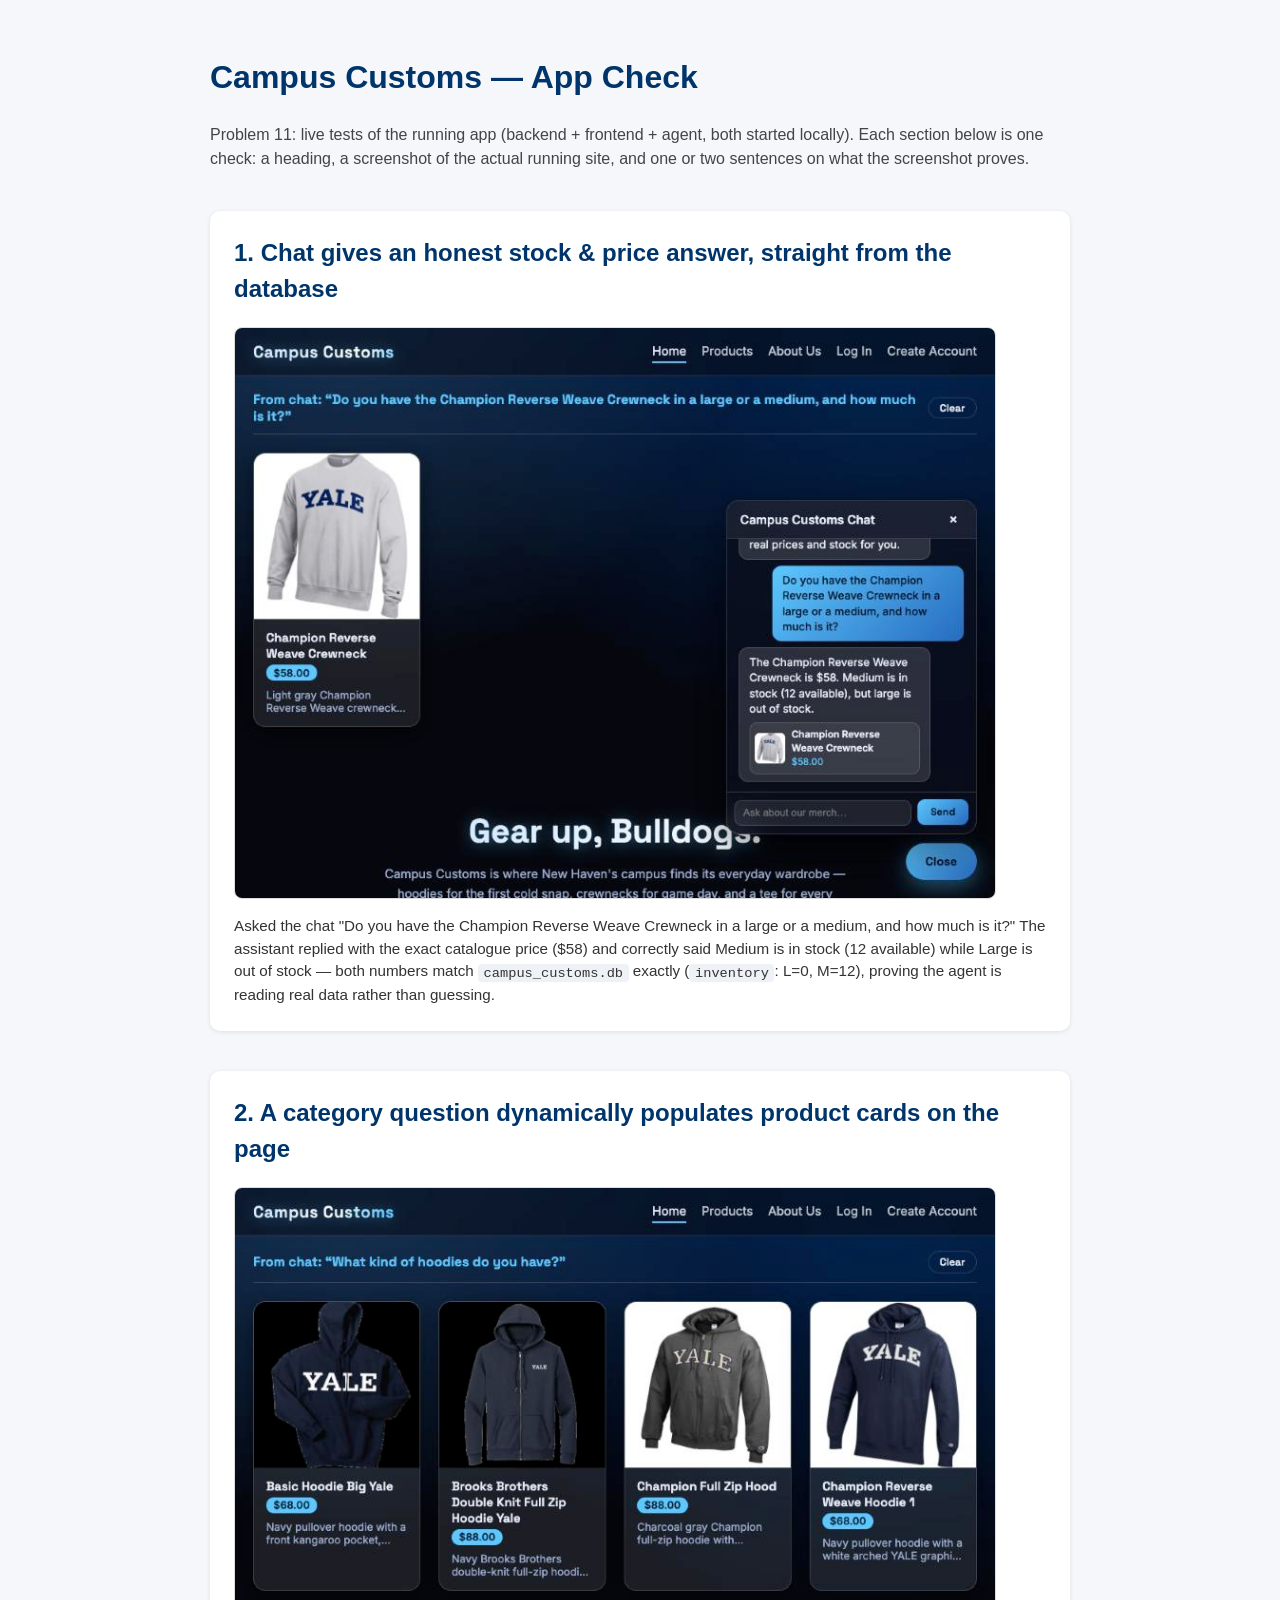
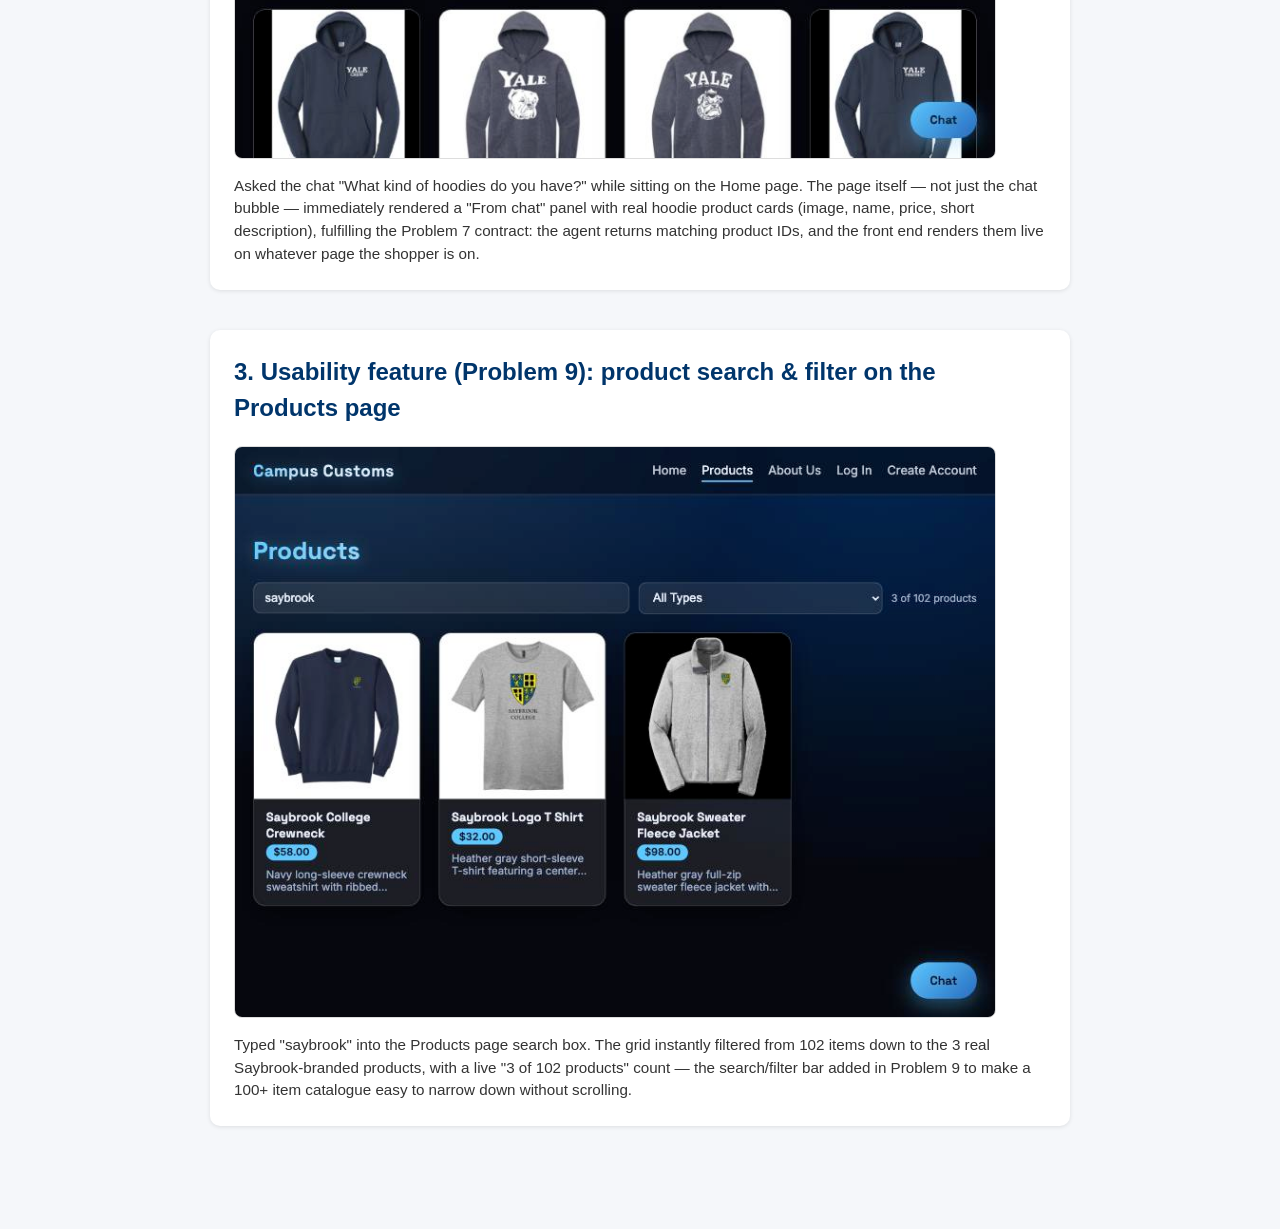
<file: output/app_check.html>
<!doctype html>
<html lang="en">
<head>
  <meta charset="UTF-8" />
  <title>Campus Customs — App Check (Problem 11)</title>
  <style>
    body {
      font-family: -apple-system, "Helvetica Neue", Arial, sans-serif;
      max-width: 860px;
      margin: 0 auto;
      padding: 2rem 1.5rem 4rem;
      background: #f5f7fa;
      color: #16213a;
      line-height: 1.5;
    }
    h1 {
      color: #00356b;
    }
    .intro {
      color: #444;
      margin-bottom: 2.5rem;
    }
    .check {
      background: white;
      border-radius: 10px;
      box-shadow: 0 1px 4px rgba(0, 0, 0, 0.1);
      padding: 1.5rem;
      margin-bottom: 2.5rem;
    }
    .check h2 {
      color: #00356b;
      margin-top: 0;
    }
    .check img {
      width: 100%;
      max-width: 760px;
      border-radius: 8px;
      border: 1px solid #ddd;
      display: block;
      margin: 1rem 0;
    }
    .check p.caption {
      font-size: 0.95rem;
      color: #333;
      margin: 0;
    }
    code {
      background: #eef2f7;
      padding: 0.1rem 0.35rem;
      border-radius: 4px;
      font-size: 0.9em;
    }
  </style>
</head>
<body>
  <h1>Campus Customs — App Check</h1>
  <p class="intro">
    Problem 11: live tests of the running app (backend + frontend + agent, both started locally).
    Each section below is one check: a heading, a screenshot of the actual running site, and one
    or two sentences on what the screenshot proves.
  </p>

  <div class="check">
    <h2>1. Chat gives an honest stock &amp; price answer, straight from the database</h2>
    <img src="app_check_images/inventory_check.jpg" alt="Chat answering a stock and price question for the Champion Reverse Weave Crewneck" />
    <p class="caption">
      Asked the chat "Do you have the Champion Reverse Weave Crewneck in a large or a medium, and
      how much is it?" The assistant replied with the exact catalogue price ($58) and correctly
      said Medium is in stock (12 available) while Large is out of stock — both numbers match
      <code>campus_customs.db</code> exactly (<code>inventory</code>: L=0, M=12), proving the agent
      is reading real data rather than guessing.
    </p>
  </div>

  <div class="check">
    <h2>2. A category question dynamically populates product cards on the page</h2>
    <img src="app_check_images/dynamic_search_cards.jpg" alt="Product cards for hoodies appearing on the page after asking the chat about hoodies" />
    <p class="caption">
      Asked the chat "What kind of hoodies do you have?" while sitting on the Home page. The page
      itself — not just the chat bubble — immediately rendered a "From chat" panel with real hoodie
      product cards (image, name, price, short description), fulfilling the Problem 7 contract:
      the agent returns matching product IDs, and the front end renders them live on whatever page
      the shopper is on.
    </p>
  </div>

  <div class="check">
    <h2>3. Usability feature (Problem 9): product search &amp; filter on the Products page</h2>
    <img src="app_check_images/usability_search_filter.jpg" alt="Products page filtered to 3 of 102 products by typing 'saybrook' in the search box" />
    <p class="caption">
      Typed "saybrook" into the Products page search box. The grid instantly filtered from 102
      items down to the 3 real Saybrook-branded products, with a live "3 of 102 products" count —
      the search/filter bar added in Problem 9 to make a 100+ item catalogue easy to narrow down
      without scrolling.
    </p>
  </div>
</body>
</html>
</file>
